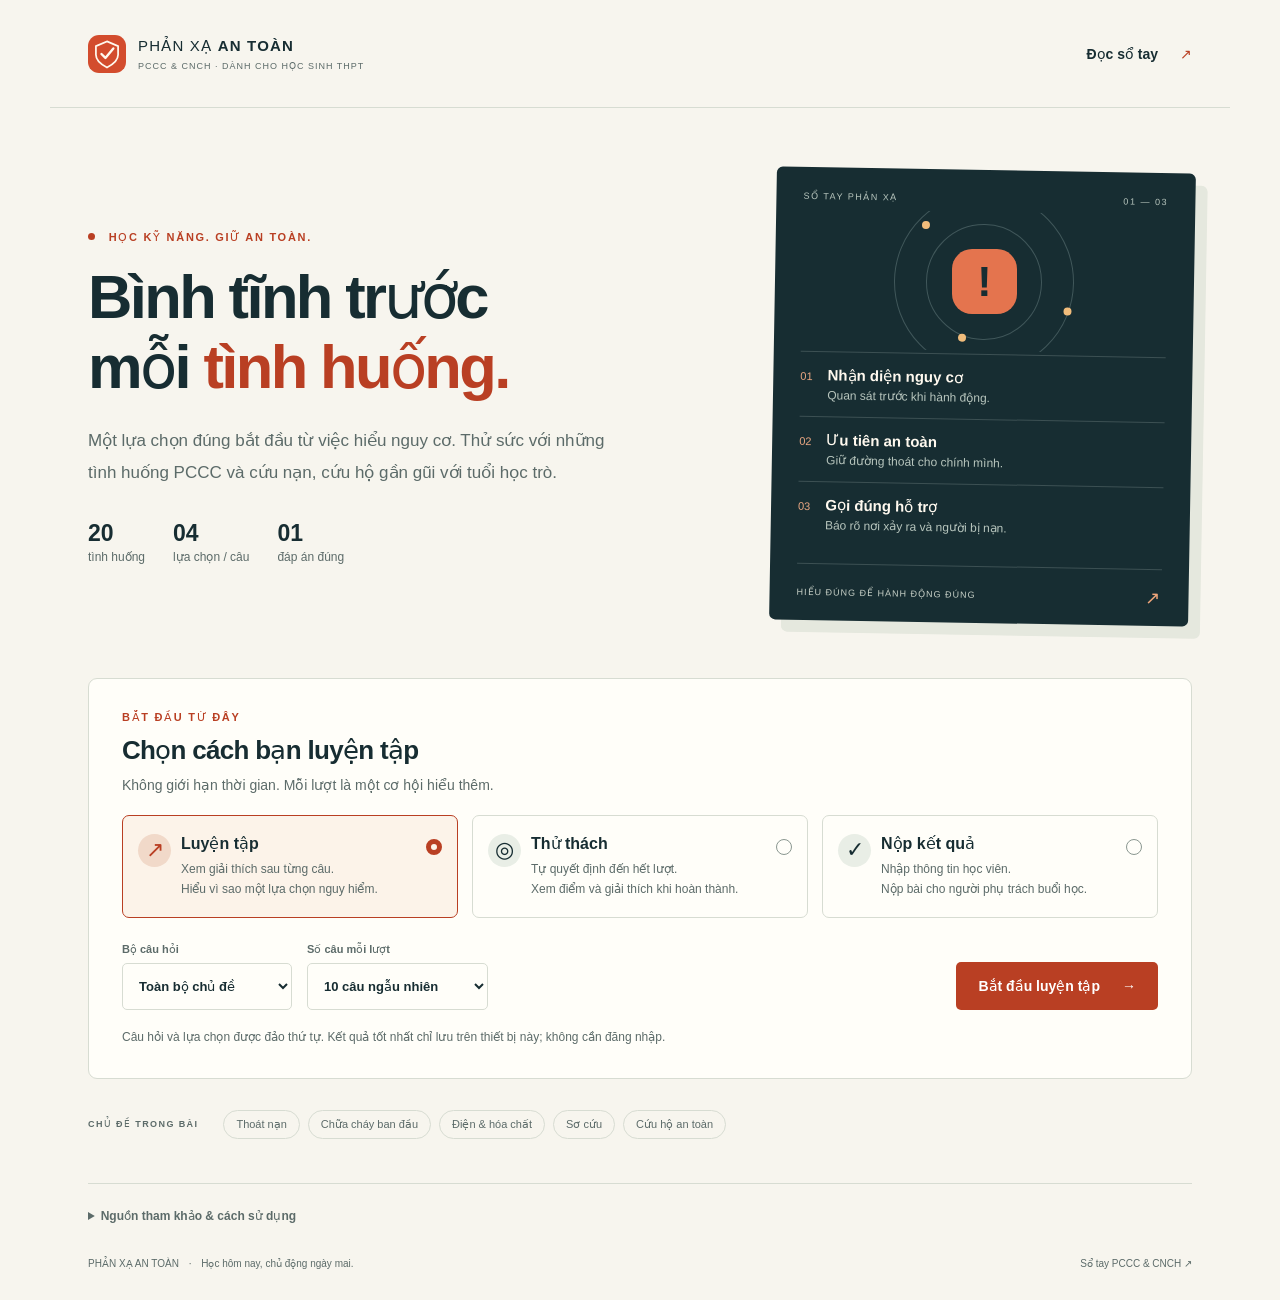
<file: trac-nghiem/index.html>
<!doctype html>
<html lang="vi">
<head>
  <meta charset="utf-8">
  <meta name="viewport" content="width=device-width, initial-scale=1">
  <meta name="theme-color" content="#172d32">
  <meta name="description" content="20 câu hỏi tình huống PCCC và CNCH dành cho học sinh THPT. Luyện tập, giải thích đáp án và thử thách kiến thức an toàn.">
  <title>Phản xạ an toàn · Trắc nghiệm PCCC & CNCH</title>
  <link rel="icon" href="icon.svg" type="image/svg+xml">
  <link rel="stylesheet" href="style.css">
  <script src="questions.js" defer></script>
  <script src="core.js" defer></script>
  <script src="config.js" defer></script>
  <script src="submission.js" defer></script>
  <script src="app.js" defer></script>
</head>
<body>
  <a class="skip" href="#main">Đến nội dung</a>
  <header class="topbar wrap">
    <a class="brand" href="./" aria-label="Phản xạ an toàn – Trang chủ"><img src="icon.svg" width="38" height="38" alt=""><span>PHẢN XẠ <b>AN TOÀN</b><small>PCCC & CNCH · DÀNH CHO HỌC SINH THPT</small></span></a>
    <a class="book-link" href="../">Đọc sổ tay <span aria-hidden="true">↗</span></a>
  </header>
  <main id="main" class="wrap" tabindex="-1">
    <section id="home">
      <div class="hero">
        <div class="hero-copy">
          <p class="eyebrow"><span class="dot"></span> HỌC KỸ NĂNG. GIỮ AN TOÀN.</p>
          <h1>Bình tĩnh trước<br>mỗi <em>tình huống.</em></h1>
          <p class="intro">Một lựa chọn đúng bắt đầu từ việc hiểu nguy cơ. Thử sức với những tình huống PCCC và cứu nạn, cứu hộ gần gũi với tuổi học trò.</p>
          <div class="hero-stats"><span><b>20</b> tình huống</span><span><b>04</b> lựa chọn / câu</span><span><b>01</b> đáp án đúng</span></div>
        </div>
        <aside class="scenario-card" aria-label="Nguyên tắc xử lý an toàn">
          <div class="card-head"><span>SỔ TAY PHẢN XẠ</span><span>01 — 03</span></div>
          <div class="signal-art" aria-hidden="true"><div class="orbit orbit-1"></div><div class="orbit orbit-2"></div><div class="signal-center">!</div><span class="node n1"></span><span class="node n2"></span><span class="node n3"></span></div>
          <ol class="principles"><li><span>01</span><div><b>Nhận diện nguy cơ</b><small>Quan sát trước khi hành động.</small></div></li><li><span>02</span><div><b>Ưu tiên an toàn</b><small>Giữ đường thoát cho chính mình.</small></div></li><li><span>03</span><div><b>Gọi đúng hỗ trợ</b><small>Báo rõ nơi xảy ra và người bị nạn.</small></div></li></ol>
          <div class="card-foot">HIỂU ĐÚNG ĐỂ HÀNH ĐỘNG ĐÚNG <span>↗</span></div>
        </aside>
      </div>
      <section class="setup" aria-labelledby="setup-title">
        <div class="setup-heading"><p class="eyebrow">BẮT ĐẦU TỪ ĐÂY</p><h2 id="setup-title">Chọn cách bạn luyện tập</h2><p>Không giới hạn thời gian. Mỗi lượt là một cơ hội hiểu thêm.</p></div>
        <fieldset class="mode-grid"><legend class="sr-only">Chế độ làm bài</legend>
          <label class="mode-card"><input type="radio" name="mode" value="practice" checked><span class="mode-icon" aria-hidden="true">↗</span><span><b>Luyện tập</b><small>Xem giải thích sau từng câu. <br>Hiểu vì sao một lựa chọn nguy hiểm.</small></span><span class="radio-mark"></span></label>
          <label class="mode-card"><input type="radio" name="mode" value="challenge"><span class="mode-icon" aria-hidden="true">◎</span><span><b>Thử thách</b><small>Tự quyết định đến hết lượt. <br>Xem điểm và giải thích khi hoàn thành.</small></span><span class="radio-mark"></span></label>
          <label id="submit-mode-label" class="mode-card"><input id="submit-mode" type="radio" name="mode" value="submit"><span class="mode-icon" aria-hidden="true">✓</span><span><b>Nộp kết quả</b><small>Nhập thông tin học viên. <br>Nộp bài cho người phụ trách buổi học.</small></span><span class="radio-mark"></span></label>
        </fieldset>
        <form id="learner-form" hidden><h3>Thông tin học viên</h3><div class="learner-grid"><label>Họ và tên<input id="student-name" name="student-name" autocomplete="name" required minlength="2" maxlength="100" placeholder="Nhập họ và tên"></label><label>Trường<input id="student-school" name="student-school" required minlength="2" maxlength="160" placeholder="Tên trường THPT"></label><label>Lớp<input id="student-class" name="student-class" required maxlength="30" placeholder="Ví dụ: 11A1"></label></div><p class="quiet">Khi nộp bài, họ tên, trường, lớp, câu trả lời, điểm và thời gian nộp sẽ được gửi đến bảng kết quả của người phụ trách. Thông tin không được lưu trong bộ nhớ lâu dài của trình duyệt.</p></form>
        <p id="connection-note" class="connection-note" role="status" hidden></p>
        <div class="setup-bottom"><div class="selects"><label>Bộ câu hỏi<select id="deck"><option value="all">Toàn bộ chủ đề</option><option value="1">Bộ 1 · Câu 01–10</option><option value="2">Bộ 2 · Câu 11–20</option></select></label><label>Số câu mỗi lượt<select id="count"><option value="10">10 câu ngẫu nhiên</option><option value="20">Đủ 20 câu</option></select></label></div><button id="start" class="btn primary">Bắt đầu luyện tập <span aria-hidden="true">→</span></button></div>
        <p class="quiet">Câu hỏi và lựa chọn được đảo thứ tự. Kết quả tốt nhất chỉ lưu trên thiết bị này; không cần đăng nhập.</p>
        <p id="best" class="best" hidden></p>
      </section>
      <section class="topics" aria-label="Các chủ đề"><span>CHỦ ĐỀ TRONG BÀI</span><div><span>Thoát nạn</span><span>Chữa cháy ban đầu</span><span>Điện & hóa chất</span><span>Sơ cứu</span><span>Cứu hộ an toàn</span></div></section>
    </section>
    <section id="quiz" class="quiz-shell" hidden aria-labelledby="question-title">
      <div class="quiz-top"><button id="exit" class="text-btn">← Về trang đầu</button><span id="mode-label" class="badge"></span></div>
      <div class="progress-meta"><span id="counter"></span><span id="answered"></span></div><div id="progress" class="progress" role="progressbar" aria-label="Tiến độ trả lời" aria-valuemin="0" aria-valuemax="100" aria-valuenow="0"><span></span></div>
      <div class="question-layout"><div class="question-main"><div class="question-kicker"><span id="topic" class="eyebrow"></span><span id="original" class="quiet"></span></div><h2 id="question-title" tabindex="-1"></h2><fieldset id="answers"><legend class="sr-only">Chọn một đáp án</legend></fieldset><div id="feedback" role="status" aria-live="polite" hidden></div><p id="question-error" class="error" role="alert" hidden>Hãy chọn một đáp án trước khi tiếp tục.</p><p id="submission-status" class="connection-note" role="status" aria-live="polite" hidden></p><div class="quiz-actions"><button id="previous" class="btn secondary">← Câu trước</button><button id="check" class="btn primary">Kiểm tra đáp án <span aria-hidden="true">→</span></button><button id="next" class="btn primary" hidden>Câu tiếp theo <span aria-hidden="true">→</span></button></div></div><aside class="question-side"><span class="eyebrow">THÊM MỘT GÓC NHÌN</span><details id="hint"><summary>Cần một gợi ý?</summary><p id="hint-text"></p></details><p>Đọc kỹ điều kiện trong tình huống. Chọn hành động an toàn nhất với thông tin đã cho.</p><div class="side-number">114<small>BÁO CHÁY & CỨU NẠN, CỨU HỘ</small></div><div class="side-number">115<small>CẤP CỨU Y TẾ</small></div><small class="quiet">Chỉ gọi khi có sự cố thật. Không gọi thử trong buổi giao lưu.</small></aside></div>
    </section>
    <section id="result" class="result-shell" hidden aria-labelledby="result-title"><p class="eyebrow">MỖI LƯỢT LÀ MỘT BÀI HỌC</p><h1 id="result-title" tabindex="-1">Bạn đã hoàn thành!</h1><p id="saved-receipt" class="saved-receipt" hidden></p><div class="result-summary"><div class="score-disc"><b id="score"></b><span id="score-total"></span></div><div><h2 id="result-message"></h2><p id="result-detail"></p><p id="result-best" class="quiet"></p></div></div><div class="result-actions"><button id="restart" class="btn primary">Làm lượt mới →</button><button id="review-wrong" class="btn secondary">Xem câu cần ôn</button><button id="review-all" class="btn secondary">Xem tất cả</button></div><div id="review-list"></div></section>
    <details class="sources"><summary>Nguồn tham khảo & cách sử dụng</summary><p>Bộ câu hỏi tình huống phục vụ tuyên truyền cho học sinh THPT; cần kết hợp hướng dẫn và thực hành của cán bộ chuyên môn. Các tình huống được biên soạn từ hướng dẫn PCCC, an toàn và sơ cứu dưới đây. Trong sự cố thật, ưu tiên an toàn hiện trường và làm theo lực lượng cứu nạn, y tế.</p><div id="source-list"></div><p>Luyện tập và Thử thách chấm điểm tại thiết bị, không gửi thông tin học viên. Riêng Nộp kết quả gửi họ tên, trường, lớp và bài làm cho người phụ trách; điểm được chấm lại trước khi lưu vào Google Sheets. Bảng kết quả không công khai trên website. Học viên liên hệ người phụ trách để yêu cầu sửa hoặc xóa thông tin đã nộp.</p></details>
    <noscript><p class="notice">Bạn cần bật JavaScript để làm bài trắc nghiệm. Bạn vẫn có thể <a href="../">đọc sổ tay PCCC & CNCH</a>.</p></noscript>
  </main>
  <footer class="wrap"><span>PHẢN XẠ AN TOÀN <i>·</i> Học hôm nay, chủ động ngày mai.</span><a href="../">Sổ tay PCCC & CNCH ↗</a></footer>
  <dialog id="exit-dialog"><h2>Kết thúc lượt đang làm?</h2><p>Các câu trả lời của lượt này sẽ không được giữ lại.</p><div class="dialog-actions"><button id="cancel-exit" class="btn secondary">Tiếp tục làm</button><button id="confirm-exit" class="btn primary">Về trang đầu</button></div></dialog>
</body>
</html>
</file>
<file: trac-nghiem/style.css>
:root{--paper:#f7f5ee;--ink:#172d32;--muted:#5c6b69;--orange:#b93f23;--line:#d7dcd2;--white:#fffef9;--green:#196246;--red:#ad3425;font-family:"Segoe UI",Arial,sans-serif;color:var(--ink);background:var(--paper);font-synthesis:none}
*{box-sizing:border-box}body{margin:0}button,input,select{font:inherit}button,a,input,select,summary{-webkit-tap-highlight-color:transparent}a{color:inherit}button,summary{cursor:pointer}button{touch-action:manipulation}button:disabled{cursor:default;opacity:.55}button:focus-visible,a:focus-visible,summary:focus-visible,select:focus-visible{outline:3px solid #ba4626;outline-offset:4px}input:focus-visible+.choice-content{outline:3px solid #ba4626;outline-offset:4px}[hidden]{display:none!important}.wrap{max-width:1180px;margin:auto;padding:0 38px}.topbar{height:108px;display:flex;align-items:center;justify-content:space-between;border-bottom:1px solid var(--line)}.brand{display:flex;gap:12px;align-items:center;text-decoration:none;font-size:15px;letter-spacing:1.2px}.brand b{font-weight:800}.brand small{display:block;font-size:9px;letter-spacing:1px;margin-top:6px;color:var(--muted)}.book-link{font-size:14px;text-decoration:none;font-weight:600}.book-link span{margin-left:18px;color:var(--orange)}.hero{display:grid;grid-template-columns:1.25fr .85fr;gap:70px;align-items:center;padding:62px 0 55px}.eyebrow{font-size:11px;letter-spacing:1.7px;font-weight:750;line-height:1.6;margin:0 0 16px;color:var(--orange)}.dot{display:inline-block;width:7px;height:7px;border-radius:50%;background:var(--orange);margin-right:9px;vertical-align:1px}h1{font-size:clamp(42px,4.8vw,65px);line-height:1.13;letter-spacing:-2.6px;margin:0 0 24px;font-weight:750}h1 em{font-style:normal;color:var(--orange)}.intro{font-size:17px;line-height:1.85;color:var(--muted);max-width:520px}.hero-stats{display:flex;gap:28px;margin-top:32px;font-size:12px;color:var(--muted)}.hero-stats b{font-size:23px;font-weight:650;display:block;color:var(--ink);margin-bottom:3px;font-variant-numeric:tabular-nums}.scenario-card{background:var(--ink);color:#fff9ef;border-radius:6px;box-shadow:12px 12px 0 #e5e8de;padding:24px 27px 0;transform:rotate(1deg)}.card-head{display:flex;justify-content:space-between;font-size:9px;letter-spacing:1.5px;color:#b7c5bd}.signal-art{height:139px;position:relative;display:grid;place-items:center;overflow:hidden;margin:8px 0 3px}.orbit{position:absolute;border:1px solid #40575a;border-radius:50%;width:116px;height:116px}.orbit-2{width:180px;height:180px}.signal-center{display:grid;place-items:center;width:65px;height:65px;background:#e4744e;color:#172d32;border-radius:20px;font-size:43px;font-weight:750;transform:rotate(-1deg)}.node{position:absolute;background:#f1bc7b;width:8px;height:8px;border-radius:50%}.n1{top:10px;left:calc(50% - 63px)}.n2{right:calc(50% - 88px);top:94px}.n3{bottom:9px;left:calc(50% - 25px)}.principles{list-style:none;margin:0;padding:0}.principles li{display:flex;gap:15px;padding:14px 0;border-top:1px solid #3c5053}.principles li>span{font-size:11px;color:#eaa782;margin-top:4px}.principles b{font-size:15px;font-weight:600}.principles small{display:block;color:#b7c5bd;font-size:12px;margin-top:4px}.card-foot{margin-top:17px;border-top:1px solid #3c5053;display:flex;align-items:center;justify-content:space-between;font-size:9px;letter-spacing:1px;padding:17px 0;color:#c7d0c7}.card-foot span{font-size:18px;color:#efa67b}.setup{background:var(--white);border:1px solid var(--line);padding:30px 33px;border-radius:9px}.setup-heading .eyebrow{margin-bottom:6px}h2{font-size:26px;line-height:1.35;letter-spacing:-.7px;margin:0 0 9px}.setup-heading>p:last-child{font-size:14px;color:var(--muted);margin:0 0 22px}.mode-grid{padding:0;border:0;display:grid;grid-template-columns:1fr 1fr;gap:14px;margin:0 0 25px}.mode-card{display:flex;gap:14px;position:relative;align-items:flex-start;border:1px solid var(--line);padding:20px;border-radius:7px;cursor:pointer;transition:background .15s,border-color .15s}.mode-card:has(input:checked){border-color:var(--orange);background:#fcf3e9}.mode-card:has(input:focus-visible){outline:3px solid var(--orange);outline-offset:3px}.mode-card input{position:absolute;opacity:0;width:1px;height:1px}.mode-icon{width:33px;height:33px;background:#e9eee6;color:var(--ink);border-radius:50%;display:grid;place-items:center;flex-shrink:0;font-size:22px}.mode-card:has(input:checked) .mode-icon{background:#f1d9c9;color:var(--orange)}.mode-card b{display:block;font-size:16px;margin:0 0 6px}.mode-card small{font-size:12px;color:var(--muted);line-height:1.7;display:block}.radio-mark{width:16px;height:16px;border:1px solid #8a9790;border-radius:50%;margin-left:auto;flex-shrink:0;margin-top:5px}.mode-card:has(input:checked) .radio-mark{border:5px solid var(--orange)}.setup-bottom{display:flex;gap:20px;align-items:flex-end;justify-content:space-between}.selects{display:flex;gap:15px}.selects label{display:grid;gap:7px;font-size:11px;font-weight:650;color:var(--muted)}select{min-height:47px;border:1px solid var(--line);border-radius:5px;background:var(--white);padding:8px 32px 8px 12px;color:var(--ink);font-size:13px;max-width:100%}.btn{min-height:48px;padding:12px 21px;border:1px solid transparent;border-radius:5px;font-size:14px;font-weight:650;display:inline-flex;align-items:center;justify-content:center;gap:22px;line-height:1.5;transition:background .15s}.primary{background:var(--orange);color:#fff}.primary:hover:not(:disabled){background:#9c331c}.secondary{background:transparent;border-color:#a6b2a8;color:var(--ink)}.secondary:hover:not(:disabled){background:#e8ece3}.quiet{font-size:12px;line-height:1.7;color:var(--muted)}.setup>.quiet{margin:17px 0 0}.best{font-size:12px;color:var(--green);margin:9px 0 0}.topics{display:flex;align-items:center;gap:25px;padding:31px 0 12px}.topics>span{font-size:9px;letter-spacing:1.4px;font-weight:700;color:var(--muted);white-space:nowrap}.topics div{display:flex;flex-wrap:wrap;gap:8px}.topics div span{font-size:11px;border:1px solid var(--line);padding:7px 12px;border-radius:20px;color:var(--muted)}.sources{border-top:1px solid var(--line);margin-top:32px;padding-top:22px;font-size:12px;color:var(--muted);line-height:1.8}.sources summary{width:fit-content;font-weight:600}.sources p{max-width:900px}.source-grid{display:grid;grid-template-columns:1fr 1fr;gap:7px 25px}.source-grid a{font-size:12px}.sources code{background:#e8ece3;padding:2px 5px}.sources a:hover{color:var(--orange)}footer{padding-top:28px!important;padding-bottom:28px!important;display:flex;justify-content:space-between;gap:12px;font-size:10px;line-height:1.7;color:var(--muted)}footer i{font-style:normal;padding:0 7px}footer a{text-decoration:none}.sr-only{position:absolute;width:1px;height:1px;padding:0;margin:-1px;overflow:hidden;clip:rect(0,0,0,0);white-space:nowrap;border:0}.skip{position:absolute;left:10px;top:-80px;padding:12px;background:var(--white);z-index:100}.skip:focus{top:10px}.quiz-shell{padding:30px 0 0}.quiz-top{display:flex;justify-content:space-between;align-items:center;margin-bottom:28px}.text-btn{background:none;border:0;padding:8px 0;color:var(--muted);font-size:13px}.badge{font-size:11px;border:1px solid var(--line);padding:6px 12px;border-radius:20px;color:var(--orange)}.progress-meta{display:flex;justify-content:space-between;font-size:12px;margin-bottom:10px;color:var(--muted)}.progress{height:4px;border-radius:5px;background:#e2e7dd;overflow:hidden}.progress>span{display:block;height:100%;width:0;background:var(--orange);transition:width .2s}.question-layout{display:grid;grid-template-columns:minmax(0,1fr) 230px;gap:54px;margin-top:36px}.question-kicker{display:flex;justify-content:space-between;align-items:center;gap:10px;margin-bottom:14px}.question-kicker .eyebrow{margin:0}.question-main h2{font-size:clamp(21px,2.2vw,29px);line-height:1.6;letter-spacing:-.45px;font-weight:650;margin-bottom:24px;outline:none}#answers{padding:0;margin:0;border:0;display:grid;gap:11px}.answer{position:relative;cursor:pointer;display:block}.answer input{position:absolute;opacity:0;width:1px;height:1px}.choice-content{display:flex;align-items:center;gap:15px;border:1px solid #cbd2c6;background:var(--white);border-radius:7px;padding:17px 19px;min-height:66px;font-size:15px;line-height:1.65}.letter{display:grid;place-items:center;flex-shrink:0;width:30px;height:30px;border:1px solid var(--line);border-radius:5px;font-weight:700;font-size:12px}.answer:has(input:checked) .choice-content{border-color:var(--orange);background:#fcf0e5}.answer:has(input:checked) .letter{background:var(--orange);color:white;border-color:var(--orange)}.answer.correct .choice-content{border-color:var(--green);background:#edf6ec}.answer.correct .letter{background:var(--green);border-color:var(--green);color:#fff}.answer.wrong .choice-content{border-color:var(--red);background:#fff0e9}.answer.wrong .letter{background:var(--red);border-color:var(--red);color:white}.answer.locked{cursor:default}.answer.locked input:disabled~.choice-content{opacity:1}.answer-state{font-size:11px;font-weight:650;margin-left:auto;flex-shrink:0}#feedback{margin-top:20px;padding:20px 22px;border-radius:7px;background:#eaf3e8;border-left:3px solid var(--green);font-size:14px;line-height:1.8}#feedback.incorrect{background:#fff0e7;border-left-color:var(--orange)}#feedback h3{font-size:16px;margin:0 0 7px}#feedback p{margin:8px 0}#feedback .source-links{font-size:11px;margin-top:12px;color:var(--muted)}#feedback .source-links a{display:block}.quiz-actions{display:flex;justify-content:space-between;gap:12px;margin:25px 0 10px}.question-side{border-left:1px solid var(--line);padding-left:25px}.question-side>.eyebrow{font-size:9px;color:var(--muted)}.question-side details{margin:15px 0;border-top:1px solid var(--line);border-bottom:1px solid var(--line);padding:17px 0;font-size:13px;line-height:1.8}.question-side summary{font-weight:650}.question-side>p{font-size:12px;line-height:1.9;color:var(--muted)}.side-number{font-size:26px;letter-spacing:1px;font-weight:650;margin:22px 0}.side-number small{display:block;font-size:8px;letter-spacing:.6px;font-weight:600;color:var(--muted);margin-top:3px}.error{color:var(--red);font-size:13px}.result-shell{max-width:900px;margin:48px auto 0}.result-shell>h1{font-size:44px;margin:12px 0 32px}.result-summary{display:flex;align-items:center;gap:35px;background:var(--white);border:1px solid var(--line);border-radius:9px;padding:34px}.score-disc{width:137px;height:137px;border:8px solid #dbe6d5;border-top-color:var(--green);border-radius:50%;display:flex;flex-direction:column;align-items:center;justify-content:center;flex-shrink:0}.score-disc b{font-size:40px;line-height:1.1;letter-spacing:-2px}.score-disc span{font-size:12px;color:var(--muted);margin-top:5px}.result-summary h2{font-size:23px}.result-summary p{font-size:14px;line-height:1.8;color:var(--muted);margin-bottom:0}.result-actions{display:flex;gap:11px;flex-wrap:wrap;margin:25px 0}.review-card{background:var(--white);border:1px solid var(--line);border-radius:7px;margin-bottom:12px;padding:20px 22px;font-size:14px;line-height:1.8}.review-card summary{font-weight:650;line-height:1.6}.review-card .review-status{display:inline-block;font-size:11px;color:var(--green);margin-right:9px}.review-card.missed .review-status{color:var(--orange)}.review-card p{margin:12px 0}.review-card .source-links{font-size:11px}.empty-review{background:#eaf3e8;padding:22px;border-radius:7px;font-size:14px}dialog{border:1px solid var(--line);border-radius:12px;padding:30px;max-width:440px;width:calc(100% - 30px);color:var(--ink);background:var(--white)}dialog::backdrop{background:#0c2229a8}dialog h2{font-size:23px}dialog p{font-size:14px;line-height:1.8;color:var(--muted)}.dialog-actions{display:flex;gap:10px;margin-top:23px}.notice{padding:20px;background:#fff0e7}
@media(min-width:1450px){.hero{padding-top:78px;padding-bottom:65px}.wrap{max-width:1220px}.hero-copy h1{font-size:69px}}
@media(max-width:900px){.hero{gap:35px;grid-template-columns:1.1fr .9fr}.hero h1{font-size:47px}.wrap{padding:0 25px}.scenario-card{padding:22px 20px 0}.setup-bottom{flex-wrap:wrap}.setup-bottom>.btn{flex:1}.selects{flex:2}.selects label{flex:1}.selects select{width:100%}.question-layout{gap:25px;grid-template-columns:minmax(0,1fr) 185px}.question-side{padding-left:18px}.hero-stats{gap:20px}.topics{align-items:flex-start}.setup{padding:26px}}
@media(max-width:650px){.wrap{padding:0 20px}.topbar{height:85px}.brand{gap:9px;font-size:12px;letter-spacing:.7px}.brand img{width:33px;height:33px}.brand small{font-size:7px;letter-spacing:.4px}.book-link{font-size:12px}.book-link span{margin-left:2px}.hero{display:block;padding:36px 0 32px}.hero h1{font-size:46px;letter-spacing:-2px;margin-bottom:18px}.hero .eyebrow{font-size:9px}.intro{font-size:15px;line-height:1.8;margin-bottom:0}.hero-stats{gap:30px;margin-top:25px}.hero-stats b{font-size:21px}.hero-stats span{font-size:10px}.scenario-card{display:none}.setup{padding:23px 18px}.setup-heading h2{font-size:23px}.setup-heading>p:last-child{font-size:12px;line-height:1.7;margin-bottom:18px}.mode-grid{grid-template-columns:1fr;gap:10px;margin-bottom:20px}.mode-card{padding:16px;gap:12px}.mode-card b{font-size:15px}.mode-card small{font-size:12px}.mode-card small br{display:none}.mode-card small br:after{content:' '}.mode-icon{width:30px;height:30px}.setup-bottom{display:block}.selects{display:grid;grid-template-columns:1fr 1fr;gap:9px}.selects label{min-width:0;font-size:10px}.selects select{padding:8px 22px 8px 8px;font-size:12px}.setup-bottom>.btn{margin-top:18px;width:100%}.setup>.quiet{font-size:10px}.topics{display:block;padding-top:26px}.topics>span{display:block;margin-bottom:12px}.topics div{gap:6px}.topics div span{font-size:10px;padding:6px 9px}.sources{margin-top:23px}.source-grid{grid-template-columns:1fr}footer{flex-direction:column;font-size:9px;gap:5px}.quiz-shell{padding-top:20px}.quiz-top{margin-bottom:23px}.question-layout{display:flex;flex-direction:column;margin-top:23px;gap:25px}.question-kicker{align-items:flex-start}.question-kicker .eyebrow{font-size:10px}.question-kicker .quiet{font-size:10px;white-space:nowrap}.question-main h2{font-size:22px;line-height:1.55;margin-bottom:23px}.choice-content{padding:14px 12px;font-size:14px;gap:11px;align-items:flex-start;min-height:62px}.letter{width:27px;height:27px;margin-top:1px}.answer-state{font-size:10px}.quiz-actions .btn{font-size:12px;padding:12px 14px;gap:5px}.question-side{border-left:0;padding:0;border-top:1px solid var(--line);padding-top:20px;display:grid;grid-template-columns:1fr 1fr;gap:0 20px}.question-side>.eyebrow,.question-side details,.question-side>p,.question-side>.quiet{grid-column:1/-1}.question-side>p{margin:0}.question-side details{margin:0 0 12px}.question-side>.eyebrow{margin-bottom:8px}.side-number{margin:17px 0}.question-side>.quiet{font-size:10px}.result-shell{margin-top:32px}.result-shell>h1{font-size:35px;letter-spacing:-1.5px;margin-bottom:23px}.result-summary{display:block;text-align:center;padding:26px 20px}.score-disc{margin:0 auto 20px;width:125px;height:125px}.result-summary h2{font-size:21px}.result-actions .btn{flex:1;font-size:12px;padding:11px}.result-actions .primary{flex-basis:100%}.review-card{padding:17px 15px;font-size:13px}.dialog-actions .btn{font-size:12px;flex:1;padding:10px}.progress-meta{font-size:11px}}
.score-disc{border:0;position:relative;background:conic-gradient(var(--green) var(--score-angle,0deg),#dbe6d5 0);isolation:isolate}.score-disc::before{content:"";position:absolute;inset:8px;border-radius:50%;background:var(--white);z-index:-1}
.mode-grid{grid-template-columns:repeat(3,minmax(0,1fr))}.mode-card{padding:18px 15px;gap:10px}.mode-card:has(input:disabled){opacity:.55;cursor:default}.connection-note{padding:13px 16px;background:#f4ebdf;border-left:3px solid var(--orange);font-size:13px;line-height:1.8;margin:0 0 20px;overflow-wrap:anywhere}#learner-form{border-top:1px solid var(--line);padding-top:20px;margin-bottom:22px}#learner-form h3{font-size:16px;margin:0 0 14px}.learner-grid{display:grid;grid-template-columns:1.25fr 1.5fr .7fr;gap:13px}.learner-grid label{display:grid;gap:7px;font-size:12px;font-weight:650}.learner-grid input{width:100%;min-height:47px;border:1px solid #b5c0b5;border-radius:5px;background:var(--white);color:var(--ink);padding:10px 12px;font-size:15px}.learner-grid input:focus-visible{outline:3px solid var(--orange);outline-offset:2px}.saved-receipt{background:#eaf3e8;border:1px solid #c0d9bc;border-radius:7px;padding:18px 20px;color:var(--green);font-size:13px;line-height:1.8;overflow-wrap:anywhere}
@media(max-width:900px){.mode-grid{grid-template-columns:1fr}.mode-card small br{display:none}.mode-card{padding:16px 18px}}@media(max-width:650px){.learner-grid{grid-template-columns:1fr}.mode-grid{grid-template-columns:1fr}.mode-card{padding:16px}.learner-grid input{font-size:16px}.connection-note{font-size:12px}}
@media(prefers-reduced-motion:reduce){*,*::before,*::after{transition:none!important;scroll-behavior:auto!important}}
</file>
